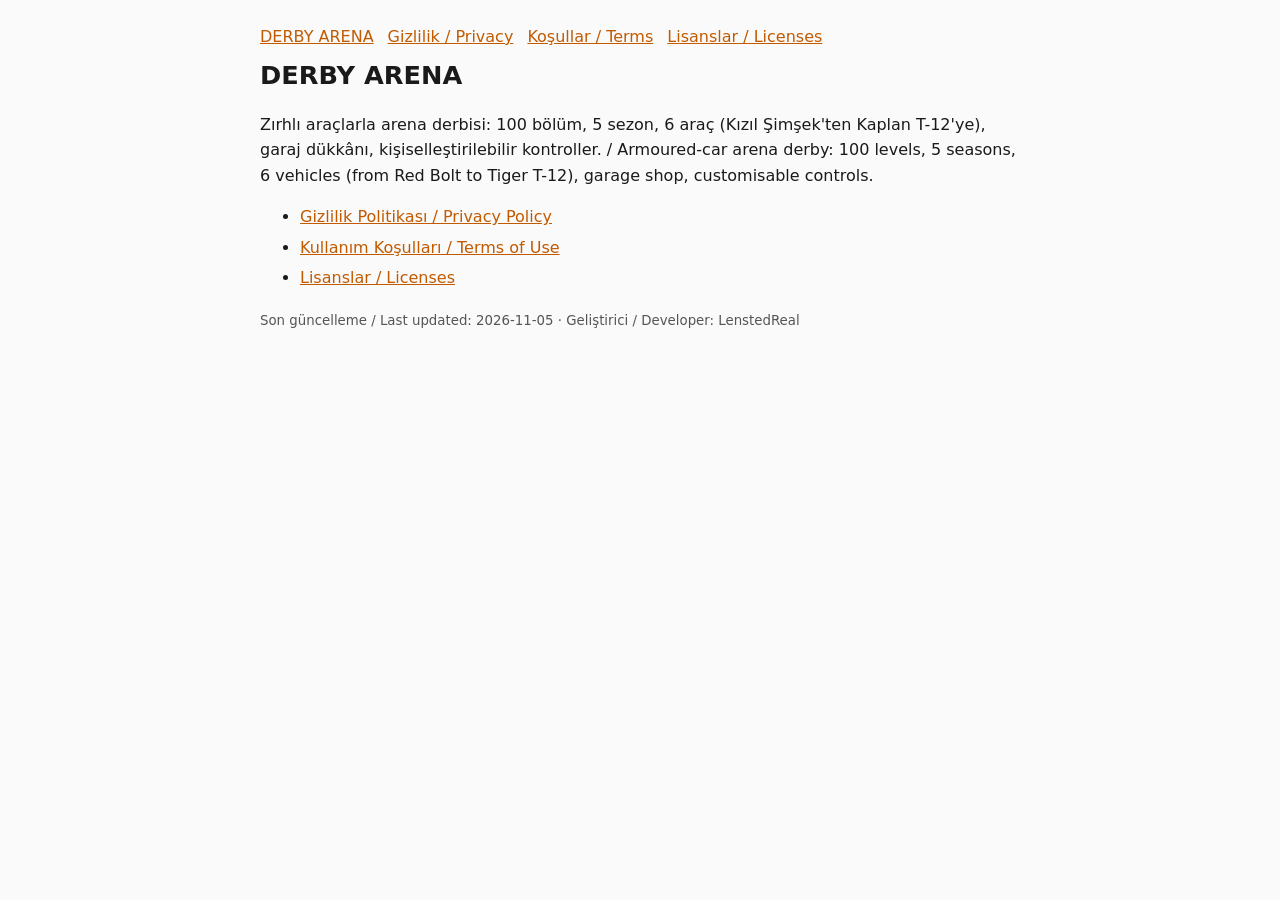
<file: docs/index.html>
<!doctype html><html lang="tr"><head><meta charset="utf-8"><meta name="viewport" content="width=device-width,initial-scale=1"><title>DERBY ARENA</title><style>:root{--bg:#121214;--fg:#ececec;--mut:#a8a8b0;--acc:#ff8a1f}@media(prefers-color-scheme:light){:root{--bg:#fafafa;--fg:#1a1a1a;--mut:#555;--acc:#c25a00}}
body{margin:0;background:var(--bg);color:var(--fg);font:16px/1.6 system-ui,sans-serif}main{max-width:760px;margin:0 auto;padding:24px 16px 64px}
h1{font-size:1.6rem;margin:.2em 0}h2{color:var(--acc);font-size:1.15rem;margin-top:2em}a{color:var(--acc)}small,.mut{color:var(--mut)}li{margin:.3em 0}nav a{margin-right:14px}</style></head><body><main>
<nav><a href="index.html">DERBY ARENA</a><a href="privacy.html">Gizlilik / Privacy</a><a href="terms.html">Koşullar / Terms</a><a href="licenses.html">Lisanslar / Licenses</a></nav>
<h1>DERBY ARENA</h1><p>Zırhlı araçlarla arena derbisi: 100 bölüm, 5 sezon, 6 araç (Kızıl Şimşek'ten Kaplan T-12'ye), garaj dükkânı, kişiselleştirilebilir kontroller. / Armoured-car arena derby: 100 levels, 5 seasons, 6 vehicles (from Red Bolt to Tiger T-12), garage shop, customisable controls.</p>
<ul><li><a href="privacy.html">Gizlilik Politikası / Privacy Policy</a></li><li><a href="terms.html">Kullanım Koşulları / Terms of Use</a></li><li><a href="licenses.html">Lisanslar / Licenses</a></li></ul>
<p class="mut"><small>Son güncelleme / Last updated: 2026-11-05 · Geliştirici / Developer: LenstedReal</small></p></main></body></html>
</file>
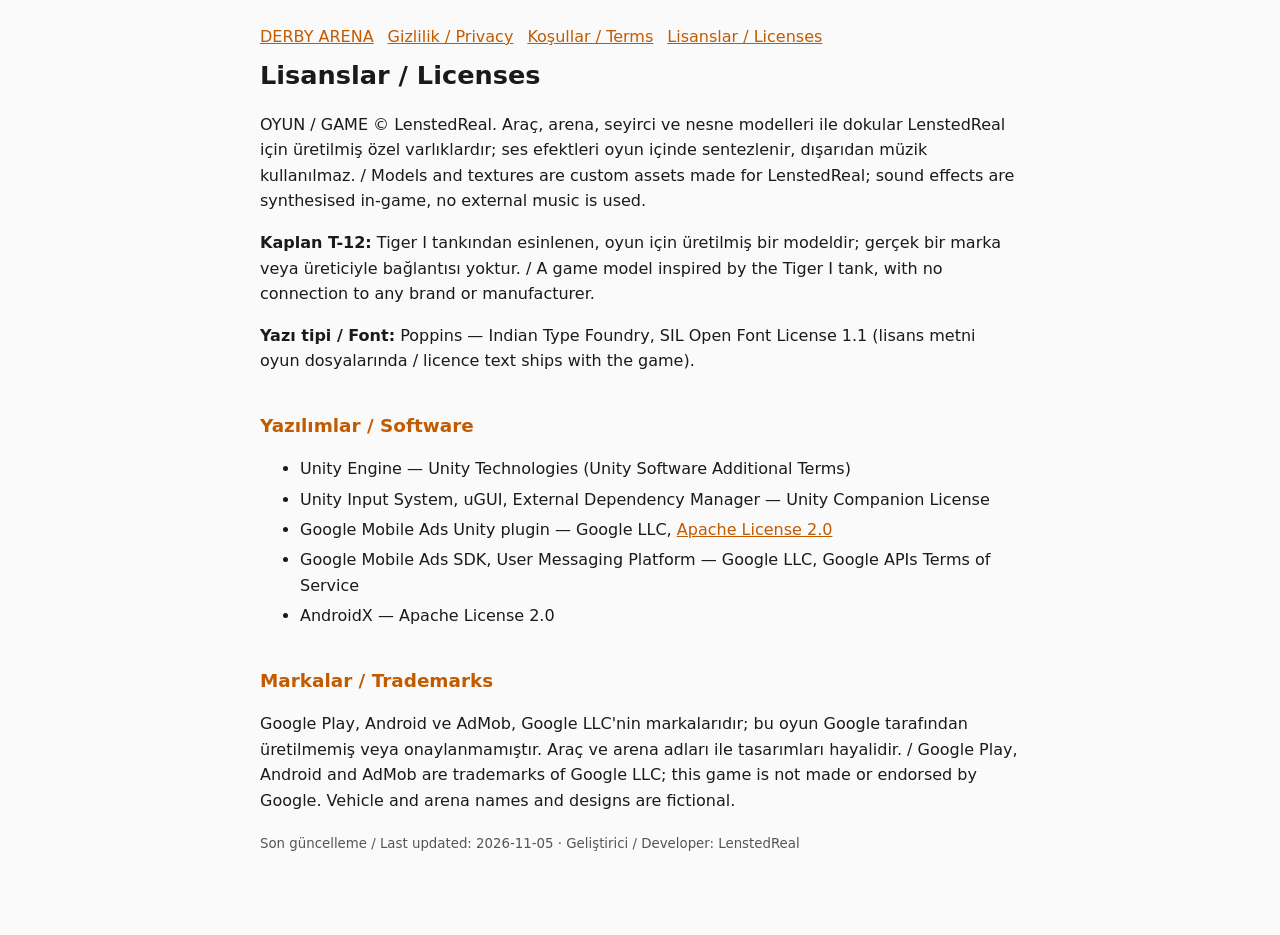
<file: docs/licenses.html>
<!doctype html><html lang="tr"><head><meta charset="utf-8"><meta name="viewport" content="width=device-width,initial-scale=1"><title>DERBY ARENA Lisanslar</title><style>:root{--bg:#121214;--fg:#ececec;--mut:#a8a8b0;--acc:#ff8a1f}@media(prefers-color-scheme:light){:root{--bg:#fafafa;--fg:#1a1a1a;--mut:#555;--acc:#c25a00}}
body{margin:0;background:var(--bg);color:var(--fg);font:16px/1.6 system-ui,sans-serif}main{max-width:760px;margin:0 auto;padding:24px 16px 64px}
h1{font-size:1.6rem;margin:.2em 0}h2{color:var(--acc);font-size:1.15rem;margin-top:2em}a{color:var(--acc)}small,.mut{color:var(--mut)}li{margin:.3em 0}nav a{margin-right:14px}</style></head><body><main>
<nav><a href="index.html">DERBY ARENA</a><a href="privacy.html">Gizlilik / Privacy</a><a href="terms.html">Koşullar / Terms</a><a href="licenses.html">Lisanslar / Licenses</a></nav>
<h1>Lisanslar / Licenses</h1>
<p>OYUN / GAME © LenstedReal. Araç, arena, seyirci ve nesne modelleri ile dokular LenstedReal için üretilmiş özel varlıklardır; ses efektleri oyun içinde sentezlenir, dışarıdan müzik kullanılmaz. / Models and textures are custom assets made for LenstedReal; sound effects are synthesised in-game, no external music is used.</p>
<p><strong>Kaplan T-12:</strong> Tiger I tankından esinlenen, oyun için üretilmiş bir modeldir; gerçek bir marka veya üreticiyle bağlantısı yoktur. / A game model inspired by the Tiger I tank, with no connection to any brand or manufacturer.</p>
<p><strong>Yazı tipi / Font:</strong> Poppins — Indian Type Foundry, SIL Open Font License 1.1 (lisans metni oyun dosyalarında / licence text ships with the game).</p>
<h2>Yazılımlar / Software</h2><ul><li>Unity Engine — Unity Technologies (Unity Software Additional Terms)</li>
<li>Unity Input System, uGUI, External Dependency Manager — Unity Companion License</li>
<li>Google Mobile Ads Unity plugin — Google LLC, <a href="https://www.apache.org/licenses/LICENSE-2.0">Apache License 2.0</a></li>
<li>Google Mobile Ads SDK, User Messaging Platform — Google LLC, Google APIs Terms of Service</li><li>AndroidX — Apache License 2.0</li></ul>
<h2>Markalar / Trademarks</h2><p>Google Play, Android ve AdMob, Google LLC'nin markalarıdır; bu oyun Google tarafından üretilmemiş veya onaylanmamıştır. Araç ve arena adları ile tasarımları hayalidir. / Google Play, Android and AdMob are trademarks of Google LLC; this game is not made or endorsed by Google. Vehicle and arena names and designs are fictional.</p>
<p class="mut"><small>Son güncelleme / Last updated: 2026-11-05 · Geliştirici / Developer: LenstedReal</small></p></main></body></html>
</file>
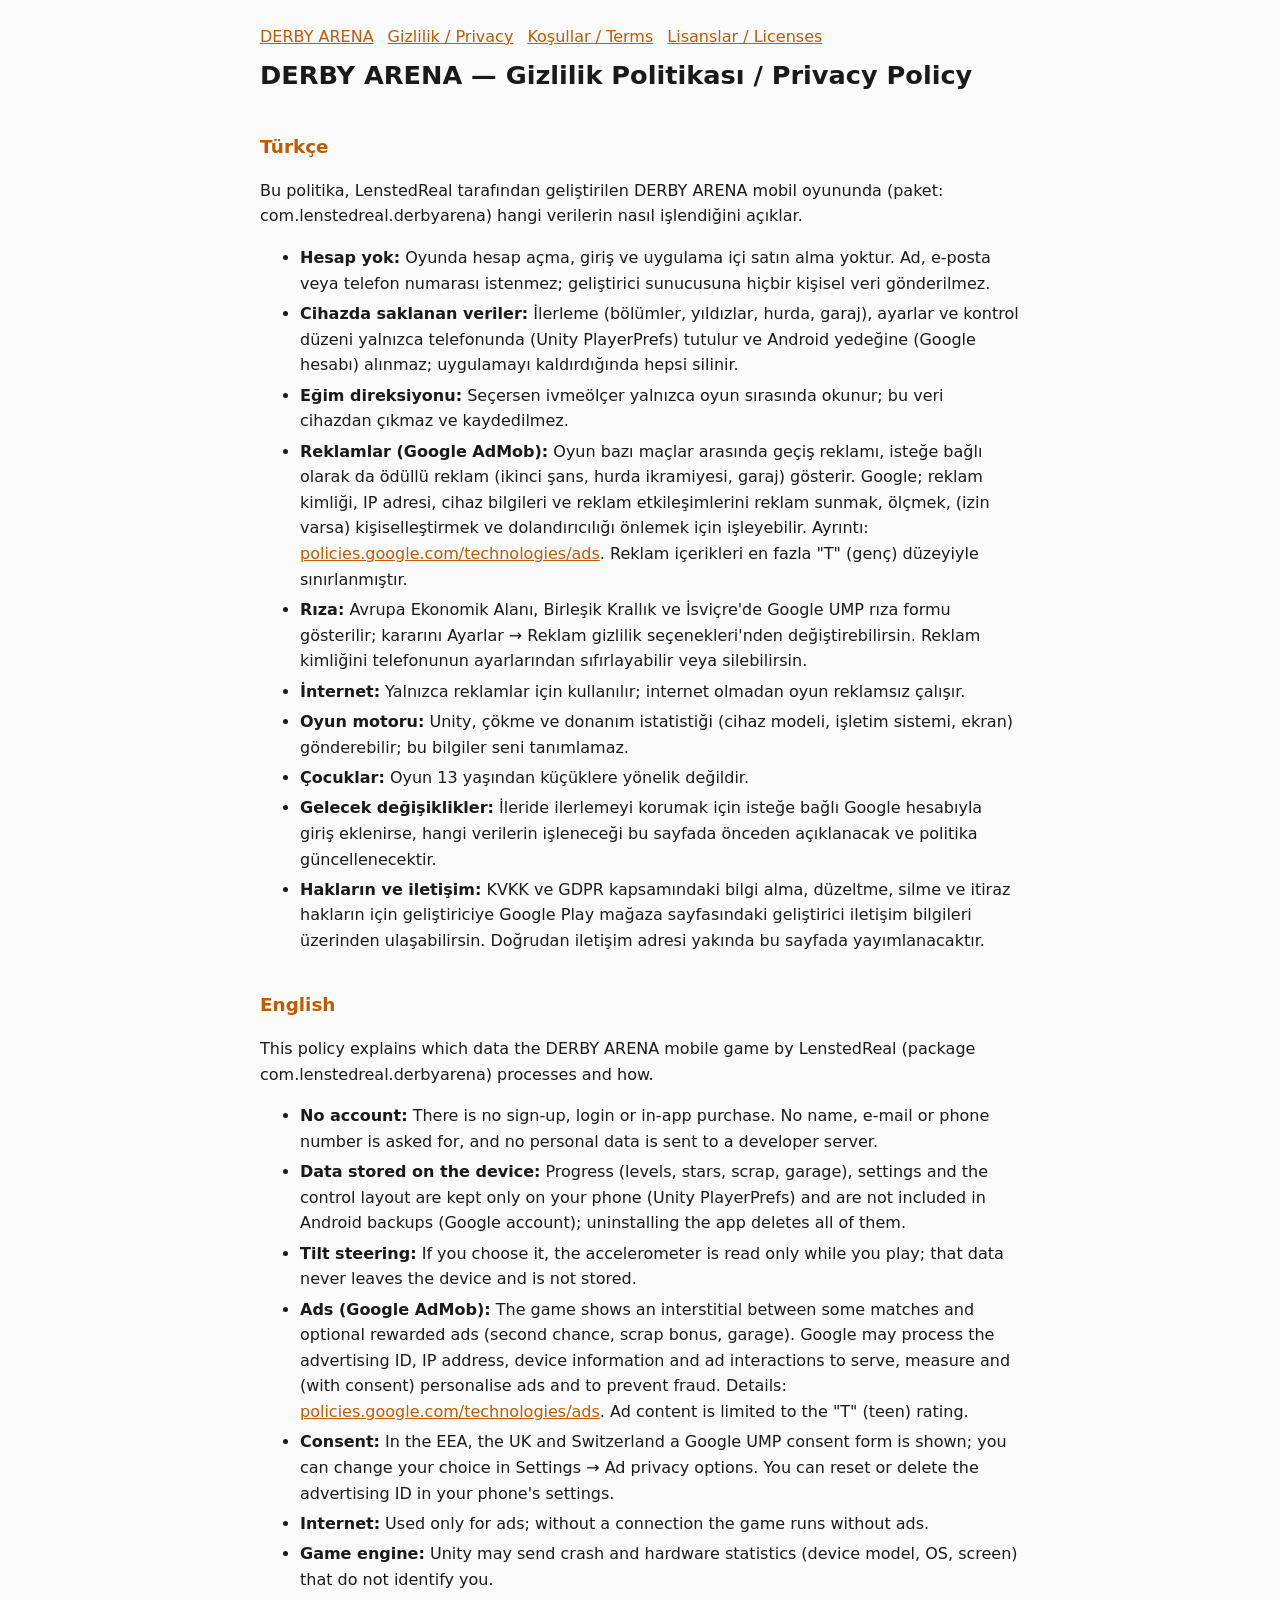
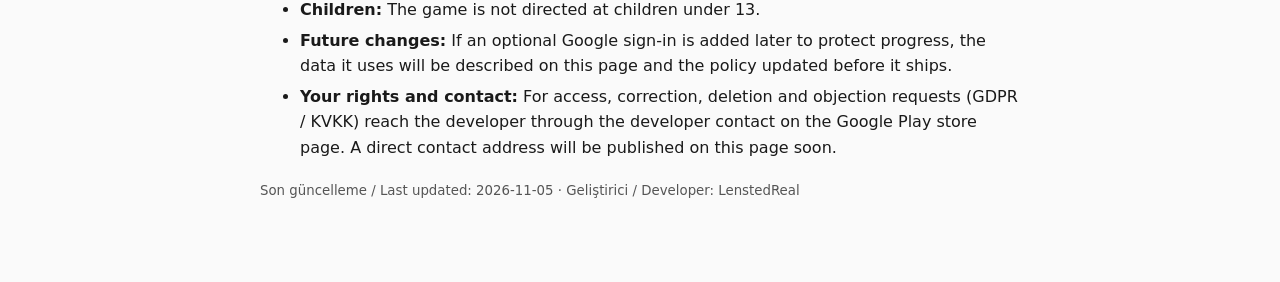
<file: docs/privacy.html>
<!doctype html><html lang="tr"><head><meta charset="utf-8"><meta name="viewport" content="width=device-width,initial-scale=1"><title>DERBY ARENA Gizlilik</title><style>:root{--bg:#121214;--fg:#ececec;--mut:#a8a8b0;--acc:#ff8a1f}@media(prefers-color-scheme:light){:root{--bg:#fafafa;--fg:#1a1a1a;--mut:#555;--acc:#c25a00}}
body{margin:0;background:var(--bg);color:var(--fg);font:16px/1.6 system-ui,sans-serif}main{max-width:760px;margin:0 auto;padding:24px 16px 64px}
h1{font-size:1.6rem;margin:.2em 0}h2{color:var(--acc);font-size:1.15rem;margin-top:2em}a{color:var(--acc)}small,.mut{color:var(--mut)}li{margin:.3em 0}nav a{margin-right:14px}</style></head><body><main>
<nav><a href="index.html">DERBY ARENA</a><a href="privacy.html">Gizlilik / Privacy</a><a href="terms.html">Koşullar / Terms</a><a href="licenses.html">Lisanslar / Licenses</a></nav>
<h1>DERBY ARENA — Gizlilik Politikası / Privacy Policy</h1>
<h2>Türkçe</h2>
<p>Bu politika, LenstedReal tarafından geliştirilen DERBY ARENA mobil oyununda (paket: com.lenstedreal.derbyarena) hangi verilerin nasıl işlendiğini açıklar.</p>
<ul>
<li><b>Hesap yok:</b> Oyunda hesap açma, giriş ve uygulama içi satın alma yoktur. Ad, e-posta veya telefon numarası istenmez; geliştirici sunucusuna hiçbir kişisel veri gönderilmez.</li>
<li><b>Cihazda saklanan veriler:</b> İlerleme (bölümler, yıldızlar, hurda, garaj), ayarlar ve kontrol düzeni yalnızca telefonunda (Unity PlayerPrefs) tutulur ve Android yedeğine (Google hesabı) alınmaz; uygulamayı kaldırdığında hepsi silinir.</li>
<li><b>Eğim direksiyonu:</b> Seçersen ivmeölçer yalnızca oyun sırasında okunur; bu veri cihazdan çıkmaz ve kaydedilmez.</li>
<li><b>Reklamlar (Google AdMob):</b> Oyun bazı maçlar arasında geçiş reklamı, isteğe bağlı olarak da ödüllü reklam (ikinci şans, hurda ikramiyesi, garaj) gösterir. Google; reklam kimliği, IP adresi, cihaz bilgileri ve reklam etkileşimlerini reklam sunmak, ölçmek, (izin varsa) kişiselleştirmek ve dolandırıcılığı önlemek için işleyebilir. Ayrıntı: <a href="https://policies.google.com/technologies/ads">policies.google.com/technologies/ads</a>. Reklam içerikleri en fazla "T" (genç) düzeyiyle sınırlanmıştır.</li>
<li><b>Rıza:</b> Avrupa Ekonomik Alanı, Birleşik Krallık ve İsviçre'de Google UMP rıza formu gösterilir; kararını Ayarlar → Reklam gizlilik seçenekleri'nden değiştirebilirsin. Reklam kimliğini telefonunun ayarlarından sıfırlayabilir veya silebilirsin.</li>
<li><b>İnternet:</b> Yalnızca reklamlar için kullanılır; internet olmadan oyun reklamsız çalışır.</li>
<li><b>Oyun motoru:</b> Unity, çökme ve donanım istatistiği (cihaz modeli, işletim sistemi, ekran) gönderebilir; bu bilgiler seni tanımlamaz.</li>
<li><b>Çocuklar:</b> Oyun 13 yaşından küçüklere yönelik değildir.</li>
<li><b>Gelecek değişiklikler:</b> İleride ilerlemeyi korumak için isteğe bağlı Google hesabıyla giriş eklenirse, hangi verilerin işleneceği bu sayfada önceden açıklanacak ve politika güncellenecektir.</li>
<li><b>Hakların ve iletişim:</b> KVKK ve GDPR kapsamındaki bilgi alma, düzeltme, silme ve itiraz hakların için geliştiriciye Google Play mağaza sayfasındaki geliştirici iletişim bilgileri üzerinden ulaşabilirsin. Doğrudan iletişim adresi yakında bu sayfada yayımlanacaktır.</li>
</ul>
<h2>English</h2>
<p>This policy explains which data the DERBY ARENA mobile game by LenstedReal (package com.lenstedreal.derbyarena) processes and how.</p>
<ul>
<li><b>No account:</b> There is no sign-up, login or in-app purchase. No name, e-mail or phone number is asked for, and no personal data is sent to a developer server.</li>
<li><b>Data stored on the device:</b> Progress (levels, stars, scrap, garage), settings and the control layout are kept only on your phone (Unity PlayerPrefs) and are not included in Android backups (Google account); uninstalling the app deletes all of them.</li>
<li><b>Tilt steering:</b> If you choose it, the accelerometer is read only while you play; that data never leaves the device and is not stored.</li>
<li><b>Ads (Google AdMob):</b> The game shows an interstitial between some matches and optional rewarded ads (second chance, scrap bonus, garage). Google may process the advertising ID, IP address, device information and ad interactions to serve, measure and (with consent) personalise ads and to prevent fraud. Details: <a href="https://policies.google.com/technologies/ads">policies.google.com/technologies/ads</a>. Ad content is limited to the "T" (teen) rating.</li>
<li><b>Consent:</b> In the EEA, the UK and Switzerland a Google UMP consent form is shown; you can change your choice in Settings → Ad privacy options. You can reset or delete the advertising ID in your phone's settings.</li>
<li><b>Internet:</b> Used only for ads; without a connection the game runs without ads.</li>
<li><b>Game engine:</b> Unity may send crash and hardware statistics (device model, OS, screen) that do not identify you.</li>
<li><b>Children:</b> The game is not directed at children under 13.</li>
<li><b>Future changes:</b> If an optional Google sign-in is added later to protect progress, the data it uses will be described on this page and the policy updated before it ships.</li>
<li><b>Your rights and contact:</b> For access, correction, deletion and objection requests (GDPR / KVKK) reach the developer through the developer contact on the Google Play store page. A direct contact address will be published on this page soon.</li>
</ul>
<p class="mut"><small>Son güncelleme / Last updated: 2026-11-05 · Geliştirici / Developer: LenstedReal</small></p></main></body></html>
</file>
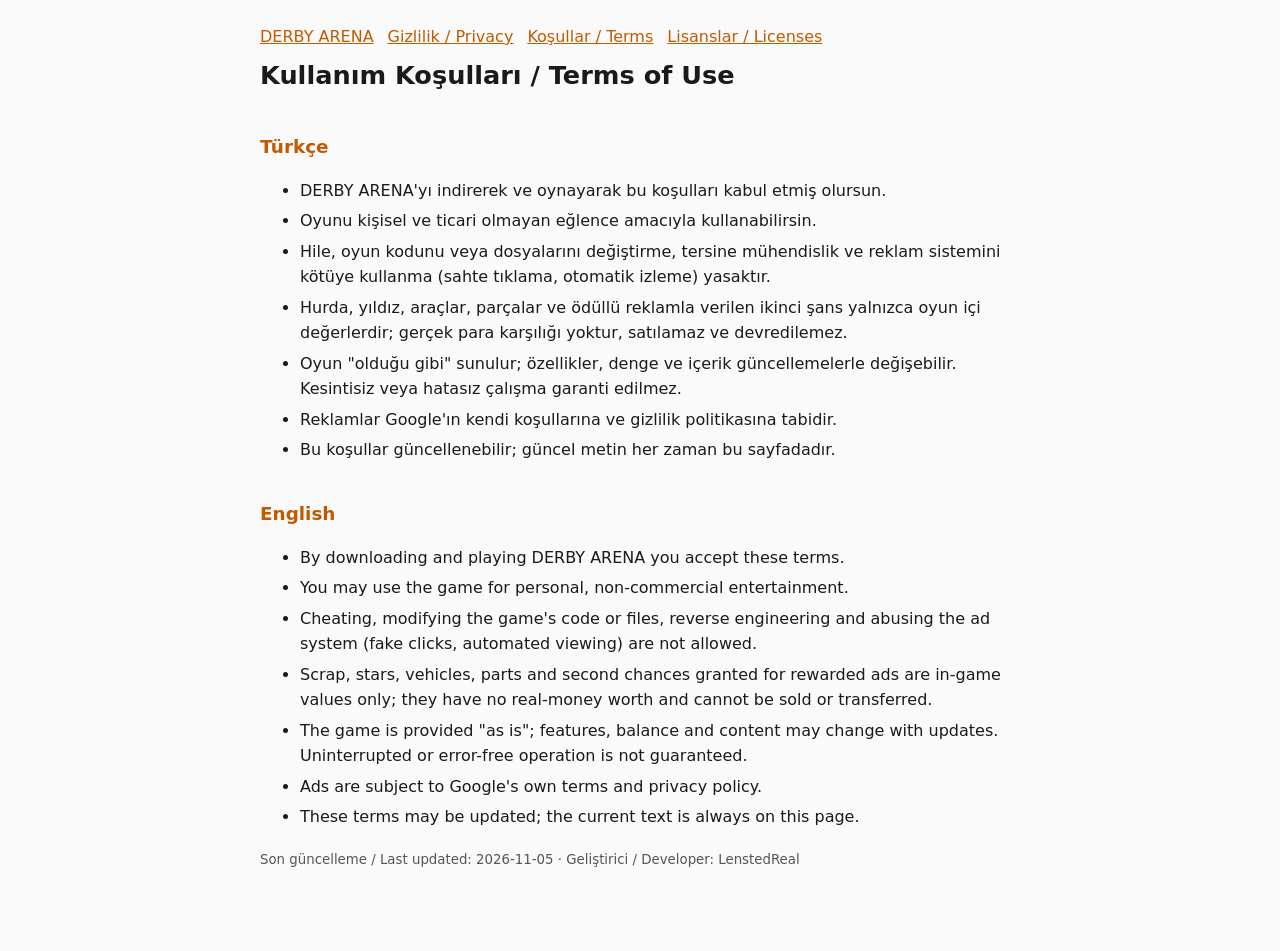
<file: docs/terms.html>
<!doctype html><html lang="tr"><head><meta charset="utf-8"><meta name="viewport" content="width=device-width,initial-scale=1"><title>DERBY ARENA Koşullar</title><style>:root{--bg:#121214;--fg:#ececec;--mut:#a8a8b0;--acc:#ff8a1f}@media(prefers-color-scheme:light){:root{--bg:#fafafa;--fg:#1a1a1a;--mut:#555;--acc:#c25a00}}
body{margin:0;background:var(--bg);color:var(--fg);font:16px/1.6 system-ui,sans-serif}main{max-width:760px;margin:0 auto;padding:24px 16px 64px}
h1{font-size:1.6rem;margin:.2em 0}h2{color:var(--acc);font-size:1.15rem;margin-top:2em}a{color:var(--acc)}small,.mut{color:var(--mut)}li{margin:.3em 0}nav a{margin-right:14px}</style></head><body><main>
<nav><a href="index.html">DERBY ARENA</a><a href="privacy.html">Gizlilik / Privacy</a><a href="terms.html">Koşullar / Terms</a><a href="licenses.html">Lisanslar / Licenses</a></nav>
<h1>Kullanım Koşulları / Terms of Use</h1>
<h2>Türkçe</h2><ul>
<li>DERBY ARENA'yı indirerek ve oynayarak bu koşulları kabul etmiş olursun.</li>
<li>Oyunu kişisel ve ticari olmayan eğlence amacıyla kullanabilirsin.</li>
<li>Hile, oyun kodunu veya dosyalarını değiştirme, tersine mühendislik ve reklam sistemini kötüye kullanma (sahte tıklama, otomatik izleme) yasaktır.</li>
<li>Hurda, yıldız, araçlar, parçalar ve ödüllü reklamla verilen ikinci şans yalnızca oyun içi değerlerdir; gerçek para karşılığı yoktur, satılamaz ve devredilemez.</li>
<li>Oyun "olduğu gibi" sunulur; özellikler, denge ve içerik güncellemelerle değişebilir. Kesintisiz veya hatasız çalışma garanti edilmez.</li>
<li>Reklamlar Google'ın kendi koşullarına ve gizlilik politikasına tabidir.</li>
<li>Bu koşullar güncellenebilir; güncel metin her zaman bu sayfadadır.</li></ul>
<h2>English</h2><ul>
<li>By downloading and playing DERBY ARENA you accept these terms.</li>
<li>You may use the game for personal, non-commercial entertainment.</li>
<li>Cheating, modifying the game's code or files, reverse engineering and abusing the ad system (fake clicks, automated viewing) are not allowed.</li>
<li>Scrap, stars, vehicles, parts and second chances granted for rewarded ads are in-game values only; they have no real-money worth and cannot be sold or transferred.</li>
<li>The game is provided "as is"; features, balance and content may change with updates. Uninterrupted or error-free operation is not guaranteed.</li>
<li>Ads are subject to Google's own terms and privacy policy.</li>
<li>These terms may be updated; the current text is always on this page.</li></ul>
<p class="mut"><small>Son güncelleme / Last updated: 2026-11-05 · Geliştirici / Developer: LenstedReal</small></p></main></body></html>
</file>
